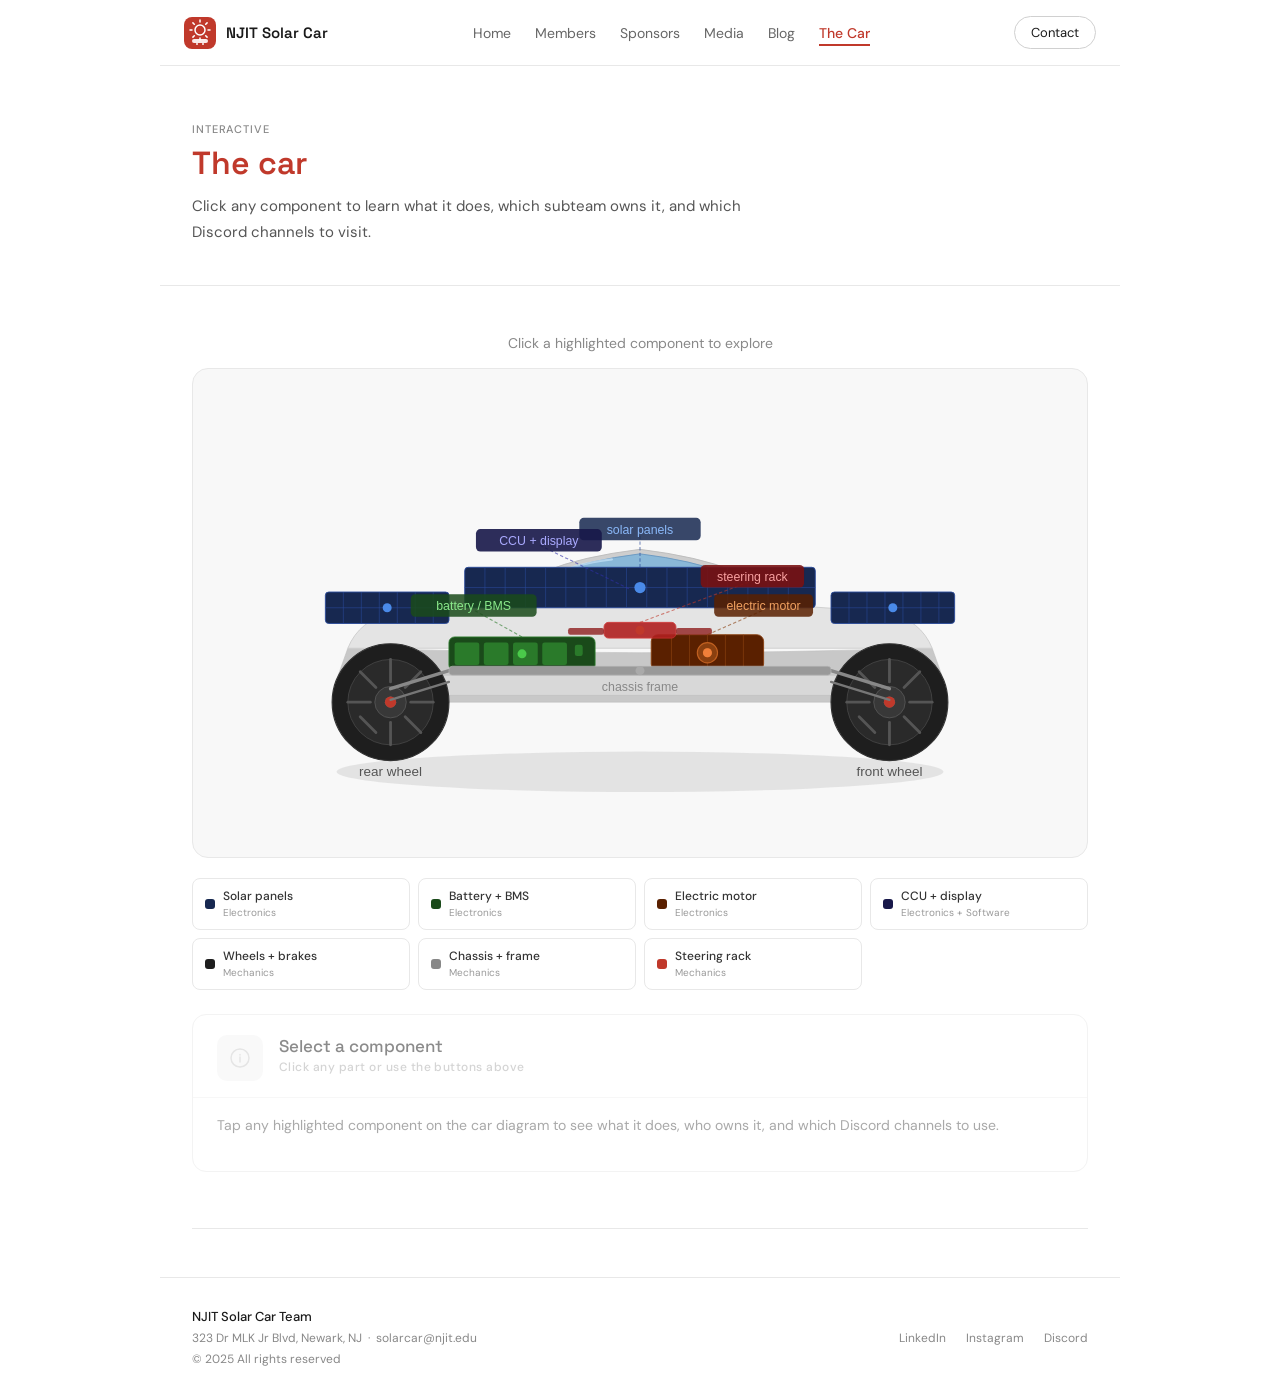
<file: car.html>
<!DOCTYPE html>
<html lang="en">
<head>
  <meta charset="UTF-8" />
  <meta name="viewport" content="width=device-width, initial-scale=1.0" />
  <title>The Car | NJIT Solar Car</title>
  <link rel="stylesheet" href="style.css" />
  <style>
    .car-hint { font-size: 14px; color: #888; text-align: center; margin-bottom: 16px; }

    .car-svg-wrap {
      border: 1px solid #e8e8e8; border-radius: 16px;
      padding: 32px 20px 24px; background: #f8f8f8;
      overflow: hidden; position: relative;
    }

    .part-hit { cursor: pointer; transition: all .18s ease; }
    .part-hit .hit-fill { transition: opacity .18s; }
    .part-hit:hover .hit-fill { opacity: 0.7; }
    .part-hit.dimmed { opacity: 0.2; }
    .part-hit.selected { opacity: 1; }

    @keyframes pulse { 0%,100%{r:4;opacity:.5} 50%{r:6;opacity:1} }
    .pulse-dot { animation: pulse 2s ease-in-out infinite; }

    .info-panel {
      margin-top: 24px;
      border: 1.5px solid #e8e8e8;
      border-radius: 14px;
      background: #fff;
      overflow: hidden;
      transition: border-color .25s, opacity .2s;
    }
    .info-top {
      padding: 20px 24px 16px;
      display: flex; gap: 16px; align-items: flex-start;
      border-bottom: 1px solid #f0f0f0;
    }
    .info-icon {
      width: 46px; height: 46px; border-radius: 10px; flex-shrink: 0;
      display: flex; align-items: center; justify-content: center;
    }
    .info-text { flex: 1; }
    .info-name { font-size: 17px; font-weight: 500; color: #1a1a1a; margin-bottom: 2px; font-family: 'Space Grotesk', sans-serif; }
    .info-team { font-size: 12px; font-weight: 500; letter-spacing: .04em; }
    .info-bottom { padding: 16px 24px 20px; }
    .info-desc { font-size: 14px; color: #555; line-height: 1.7; margin-bottom: 14px; }
    .info-channels-label { font-size: 11px; font-weight: 500; text-transform: uppercase; letter-spacing: .07em; color: #aaa; margin-bottom: 8px; }
    .info-channels { display: flex; flex-wrap: wrap; gap: 7px; }
    .info-channel {
      font-size: 12px; font-weight: 500;
      background: #f5f5f5; color: #444;
      border: 1px solid #e8e8e8;
      border-radius: 6px; padding: 4px 10px;
      font-family: monospace;
      display: flex; align-items: center; gap: 4px;
    }
    .info-channel-hash { color: #C0392B; font-weight: 700; }

    .parts-legend {
      display: grid; grid-template-columns: repeat(4, 1fr); gap: 8px;
      margin-top: 20px;
    }
    .legend-btn {
      border: 1px solid #e8e8e8; border-radius: 8px;
      padding: 10px 12px; background: #fff; cursor: pointer;
      text-align: left; font-family: 'DM Sans', sans-serif;
      transition: border-color .15s, background .15s;
      display: flex; align-items: center; gap: 8px;
    }
    .legend-btn:hover { border-color: #C0392B; background: #FDECEA; }
    .legend-btn.active { border-color: #C0392B; background: #FDECEA; }
    .legend-dot { width: 10px; height: 10px; border-radius: 3px; flex-shrink: 0; }
    .legend-label { font-size: 12px; font-weight: 500; color: #333; line-height: 1.3; }
    .legend-sub { font-size: 10px; color: #999; margin-top: 1px; }

    @media (max-width: 700px) {
      .info-top { flex-direction: column; gap: 10px; }
      .parts-legend { grid-template-columns: repeat(2, 1fr); }
      .car-svg-wrap { padding: 16px 8px 12px; }
    }
  </style>
</head>
<body>
<div class="sc-root">

  <div class="sc-mobile-nav" id="mobileNav">
    <div class="sc-mobile-nav-header">
      <a class="sc-logo" href="index.html">
        <svg width="28" height="28" viewBox="0 0 32 32" fill="none"><rect width="32" height="32" rx="8" fill="#C0392B"/><circle cx="16" cy="13" r="5" fill="none" stroke="#fff" stroke-width="1.5"/><rect x="8" y="22" width="16" height="4" rx="2" fill="#fff" opacity="0.9"/></svg>
        <span class="sc-logo-text">NJIT Solar Car</span>
      </a>
      <button class="sc-mobile-close" onclick="closeMobileNav()">✕</button>
    </div>
    <ul>
      <li><a href="index.html">Home</a></li>
      <li><a href="members.html">Members</a></li>
      <li><a href="sponsors.html">Sponsors</a></li>
      <li><a href="media.html">Media</a></li>
      <li><a href="blog.html">Blog</a></li>
      <li><a href="car.html" class="active">The Car</a></li>
    </ul>
    <div class="sc-mobile-nav-footer"><a href="mailto:solarcar@njit.edu">Contact us</a></div>
  </div>

  <nav class="sc-nav">
    <a class="sc-logo" href="index.html">
      <svg width="32" height="32" viewBox="0 0 32 32" fill="none"><rect width="32" height="32" rx="8" fill="#C0392B"/><circle cx="16" cy="13" r="5" fill="none" stroke="#fff" stroke-width="1.5"/><line x1="16" y1="5" x2="16" y2="3" stroke="#fff" stroke-width="1.5" stroke-linecap="round"/><line x1="16" y1="23" x2="16" y2="21" stroke="#fff" stroke-width="1.5" stroke-linecap="round"/><line x1="8" y1="13" x2="6" y2="13" stroke="#fff" stroke-width="1.5" stroke-linecap="round"/><line x1="26" y1="13" x2="24" y2="13" stroke="#fff" stroke-width="1.5" stroke-linecap="round"/><line x1="10.3" y1="7.3" x2="8.9" y2="5.9" stroke="#fff" stroke-width="1.5" stroke-linecap="round"/><line x1="21.7" y1="18.7" x2="23.1" y2="20.1" stroke="#fff" stroke-width="1.5" stroke-linecap="round"/><line x1="21.7" y1="7.3" x2="23.1" y2="5.9" stroke="#fff" stroke-width="1.5" stroke-linecap="round"/><line x1="10.3" y1="18.7" x2="8.9" y2="20.1" stroke="#fff" stroke-width="1.5" stroke-linecap="round"/><rect x="8" y="22" width="16" height="4" rx="2" fill="#fff" opacity="0.9"/><rect x="12" y="26" width="2" height="2" fill="#fff" opacity="0.7"/><rect x="18" y="26" width="2" height="2" fill="#fff" opacity="0.7"/></svg>
      <span class="sc-logo-text">NJIT Solar Car</span>
    </a>
    <ul class="sc-nav-links">
      <li><a href="index.html">Home</a></li>
      <li><a href="members.html">Members</a></li>
      <li><a href="sponsors.html">Sponsors</a></li>
      <li><a href="media.html">Media</a></li>
      <li><a href="blog.html">Blog</a></li>
      <li><a href="car.html" class="active">The Car</a></li>
    </ul>
    <a href="mailto:solarcar@njit.edu" class="sc-contact-btn">Contact</a>
    <button class="sc-hamburger" onclick="openMobileNav()" aria-label="Open menu"><span></span><span></span><span></span></button>
  </nav>

  <div class="sc-page-header">
    <div class="sc-page-label">Interactive</div>
    <h1>The car</h1>
    <p>Click any component to learn what it does, which subteam owns it, and which Discord channels to visit.</p>
  </div>

  <section class="sc-section">

    <p class="car-hint">Click a highlighted component to explore</p>

    <div class="car-svg-wrap">
      <svg id="carSvg" width="100%" viewBox="0 0 760 380" xmlns="http://www.w3.org/2000/svg">

        <!-- ── SHADOW ── -->
        <ellipse cx="380" cy="330" rx="270" ry="18" fill="#d0d0d0" opacity="0.5"/>

        <!-- ── UNDERBODY / FLOOR ── -->
        <path d="M110 248 Q115 262 148 268 L612 268 Q648 262 650 248 L640 220 Q380 228 120 220 Z" fill="#c8c8c8" stroke="#bbb" stroke-width="0.5"/>

        <!-- ── MAIN BODY ── -->
        <path d="M120 220 Q130 195 160 188 L230 183 Q290 175 380 170 Q470 175 530 183 L600 188 Q630 195 640 220 Z" fill="#e4e4e4" stroke="#ccc" stroke-width="0.8"/>

        <!-- ── SIDE SKIRTS ── -->
        <path d="M148 248 Q148 258 160 262 L600 262 Q612 258 612 248 L600 244 L160 244 Z" fill="#d8d8d8" stroke="#bbb" stroke-width="0.5"/>

        <!-- ── CANOPY BASE ── -->
        <path d="M255 183 Q275 145 380 132 Q485 145 505 183 Z" fill="#cecece" stroke="#bbb" stroke-width="0.8"/>

        <!-- ── CANOPY GLASS ── -->
        <g class="part-hit" id="part-ccu" onclick="selectPart('ccu')">
          <path d="M268 181 Q285 148 380 136 Q475 148 492 181 Z" fill="#8ab8d8" stroke="#6a98c0" stroke-width="0.8"/>
          <!-- glare streak -->
          <path d="M295 158 Q320 145 355 141" fill="none" stroke="#c8e4f8" stroke-width="2" stroke-linecap="round" opacity="0.7"/>
          <path d="M305 168 Q325 158 350 154" fill="none" stroke="#c8e4f8" stroke-width="1.2" stroke-linecap="round" opacity="0.5"/>
          <!-- display glow inside -->
          <ellipse cx="370" cy="167" rx="28" ry="10" fill="#3a5a9a" opacity="0.4"/>
          <circle class="pulse-dot" cx="370" cy="167" r="4" fill="#7878ff"/>
        </g>

        <!-- ── SOLAR PANELS CENTER ── -->
        <g class="part-hit" id="part-solar" onclick="selectPart('solar')">
          <!-- main center panel -->
          <rect x="224" y="148" width="312" height="36" rx="3" fill="#172850" stroke="#2a4a9a" stroke-width="0.8"/>
          <!-- vertical cell lines -->
          <line x1="242" y1="148" x2="242" y2="184" stroke="#2a4a9a" stroke-width="0.5"/>
          <line x1="260" y1="148" x2="260" y2="184" stroke="#2a4a9a" stroke-width="0.5"/>
          <line x1="278" y1="148" x2="278" y2="184" stroke="#2a4a9a" stroke-width="0.5"/>
          <line x1="296" y1="148" x2="296" y2="184" stroke="#2a4a9a" stroke-width="0.5"/>
          <line x1="314" y1="148" x2="314" y2="184" stroke="#2a4a9a" stroke-width="0.5"/>
          <line x1="332" y1="148" x2="332" y2="184" stroke="#2a4a9a" stroke-width="0.5"/>
          <line x1="350" y1="148" x2="350" y2="184" stroke="#2a4a9a" stroke-width="0.5"/>
          <line x1="368" y1="148" x2="368" y2="184" stroke="#2a4a9a" stroke-width="0.5"/>
          <line x1="386" y1="148" x2="386" y2="184" stroke="#2a4a9a" stroke-width="0.5"/>
          <line x1="404" y1="148" x2="404" y2="184" stroke="#2a4a9a" stroke-width="0.5"/>
          <line x1="422" y1="148" x2="422" y2="184" stroke="#2a4a9a" stroke-width="0.5"/>
          <line x1="440" y1="148" x2="440" y2="184" stroke="#2a4a9a" stroke-width="0.5"/>
          <line x1="458" y1="148" x2="458" y2="184" stroke="#2a4a9a" stroke-width="0.5"/>
          <line x1="476" y1="148" x2="476" y2="184" stroke="#2a4a9a" stroke-width="0.5"/>
          <line x1="494" y1="148" x2="494" y2="184" stroke="#2a4a9a" stroke-width="0.5"/>
          <line x1="512" y1="148" x2="512" y2="184" stroke="#2a4a9a" stroke-width="0.5"/>
          <!-- horizontal midline -->
          <line x1="224" y1="166" x2="536" y2="166" stroke="#2a4a9a" stroke-width="0.5"/>
          <!-- left wing panel -->
          <rect x="100" y="170" width="110" height="28" rx="3" fill="#172850" stroke="#2a4a9a" stroke-width="0.8"/>
          <line x1="116" y1="170" x2="116" y2="198" stroke="#2a4a9a" stroke-width="0.5"/>
          <line x1="132" y1="170" x2="132" y2="198" stroke="#2a4a9a" stroke-width="0.5"/>
          <line x1="148" y1="170" x2="148" y2="198" stroke="#2a4a9a" stroke-width="0.5"/>
          <line x1="164" y1="170" x2="164" y2="198" stroke="#2a4a9a" stroke-width="0.5"/>
          <line x1="180" y1="170" x2="180" y2="198" stroke="#2a4a9a" stroke-width="0.5"/>
          <line x1="196" y1="170" x2="196" y2="198" stroke="#2a4a9a" stroke-width="0.5"/>
          <line x1="100" y1="184" x2="210" y2="184" stroke="#2a4a9a" stroke-width="0.5"/>
          <!-- right wing panel -->
          <rect x="550" y="170" width="110" height="28" rx="3" fill="#172850" stroke="#2a4a9a" stroke-width="0.8"/>
          <line x1="566" y1="170" x2="566" y2="198" stroke="#2a4a9a" stroke-width="0.5"/>
          <line x1="582" y1="170" x2="582" y2="198" stroke="#2a4a9a" stroke-width="0.5"/>
          <line x1="598" y1="170" x2="598" y2="198" stroke="#2a4a9a" stroke-width="0.5"/>
          <line x1="614" y1="170" x2="614" y2="198" stroke="#2a4a9a" stroke-width="0.5"/>
          <line x1="630" y1="170" x2="630" y2="198" stroke="#2a4a9a" stroke-width="0.5"/>
          <line x1="646" y1="170" x2="646" y2="198" stroke="#2a4a9a" stroke-width="0.5"/>
          <line x1="550" y1="184" x2="660" y2="184" stroke="#2a4a9a" stroke-width="0.5"/>
          <!-- pulse dot -->
          <circle class="pulse-dot" cx="380" cy="166" r="5" fill="#4a8ae8"/>
          <circle class="pulse-dot" cx="155" cy="184" r="4" fill="#4a8ae8" style="animation-delay:.4s"/>
          <circle class="pulse-dot" cx="605" cy="184" r="4" fill="#4a8ae8" style="animation-delay:.8s"/>
        </g>

        <!-- ── BATTERY ── -->
        <g class="part-hit" id="part-battery" onclick="selectPart('battery')">
          <rect x="210" y="210" width="130" height="30" rx="5" fill="#1a4a1a" stroke="#2a7a2a" stroke-width="0.8"/>
          <!-- cells -->
          <rect x="215" y="215" width="22" height="20" rx="2" fill="#2a7a2a"/>
          <rect x="241" y="215" width="22" height="20" rx="2" fill="#2a7a2a"/>
          <rect x="267" y="215" width="22" height="20" rx="2" fill="#2a7a2a"/>
          <rect x="293" y="215" width="22" height="20" rx="2" fill="#2a7a2a"/>
          <rect x="322" y="217" width="7" height="10" rx="2" fill="#2a7a2a"/>
          <circle class="pulse-dot" cx="275" cy="225" r="4" fill="#4aca4a"/>
        </g>

        <!-- ── MOTOR ── -->
        <g class="part-hit" id="part-motor" onclick="selectPart('motor')">
          <rect x="390" y="208" width="100" height="32" rx="6" fill="#5a2000" stroke="#8a4010" stroke-width="0.8"/>
          <!-- coil lines -->
          <line x1="408" y1="208" x2="408" y2="240" stroke="#8a4010" stroke-width="0.6"/>
          <line x1="424" y1="208" x2="424" y2="240" stroke="#8a4010" stroke-width="0.6"/>
          <line x1="440" y1="208" x2="440" y2="240" stroke="#8a4010" stroke-width="0.6"/>
          <line x1="456" y1="208" x2="456" y2="240" stroke="#8a4010" stroke-width="0.6"/>
          <line x1="472" y1="208" x2="472" y2="240" stroke="#8a4010" stroke-width="0.6"/>
          <!-- rotor circle -->
          <circle cx="440" cy="224" r="9" fill="#8a4010" stroke="#c06020" stroke-width="1"/>
          <circle cx="440" cy="224" r="4" fill="#c06020"/>
          <circle class="pulse-dot" cx="440" cy="224" r="4" fill="#f0803a"/>
        </g>

        <!-- ── STEERING ── -->
        <g class="part-hit" id="part-steering" onclick="selectPart('steering')">
          <!-- steering column -->
          <rect x="348" y="197" width="64" height="14" rx="4" fill="#b02020" stroke="#d03030" stroke-width="0.8" opacity="0.9"/>
          <!-- steering rack ends -->
          <rect x="316" y="202" width="32" height="6" rx="2" fill="#902020" opacity="0.8"/>
          <rect x="412" y="202" width="32" height="6" rx="2" fill="#902020" opacity="0.8"/>
          <circle class="pulse-dot" cx="380" cy="204" r="4" fill="#C0392B"/>
        </g>

        <!-- ── REAR WHEEL ── -->
        <g class="part-hit" id="part-wheels" onclick="selectPart('wheels')">
          <!-- rear wheel -->
          <circle cx="158" cy="268" r="52" fill="#1e1e1e" stroke="#333" stroke-width="1"/>
          <circle cx="158" cy="268" r="38" fill="#2a2a2a" stroke="#444" stroke-width="0.8"/>
          <!-- spokes -->
          <line x1="158" y1="230" x2="158" y2="250" stroke="#555" stroke-width="2.5" stroke-linecap="round"/>
          <line x1="158" y1="286" x2="158" y2="306" stroke="#555" stroke-width="2.5" stroke-linecap="round"/>
          <line x1="120" y1="268" x2="140" y2="268" stroke="#555" stroke-width="2.5" stroke-linecap="round"/>
          <line x1="176" y1="268" x2="196" y2="268" stroke="#555" stroke-width="2.5" stroke-linecap="round"/>
          <line x1="131" y1="241" x2="145" y2="255" stroke="#555" stroke-width="2.5" stroke-linecap="round"/>
          <line x1="171" y1="281" x2="185" y2="295" stroke="#555" stroke-width="2.5" stroke-linecap="round"/>
          <line x1="185" y1="241" x2="171" y2="255" stroke="#555" stroke-width="2.5" stroke-linecap="round"/>
          <line x1="131" y1="281" x2="145" y2="295" stroke="#555" stroke-width="2.5" stroke-linecap="round"/>
          <circle cx="158" cy="268" r="14" fill="#383838" stroke="#555" stroke-width="0.8"/>
          <circle cx="158" cy="268" r="5" fill="#666"/>
          <!-- front wheel -->
          <circle cx="602" cy="268" r="52" fill="#1e1e1e" stroke="#333" stroke-width="1"/>
          <circle cx="602" cy="268" r="38" fill="#2a2a2a" stroke="#444" stroke-width="0.8"/>
          <line x1="602" y1="230" x2="602" y2="250" stroke="#555" stroke-width="2.5" stroke-linecap="round"/>
          <line x1="602" y1="286" x2="602" y2="306" stroke="#555" stroke-width="2.5" stroke-linecap="round"/>
          <line x1="564" y1="268" x2="584" y2="268" stroke="#555" stroke-width="2.5" stroke-linecap="round"/>
          <line x1="620" y1="268" x2="640" y2="268" stroke="#555" stroke-width="2.5" stroke-linecap="round"/>
          <line x1="575" y1="241" x2="589" y2="255" stroke="#555" stroke-width="2.5" stroke-linecap="round"/>
          <line x1="615" y1="281" x2="629" y2="295" stroke="#555" stroke-width="2.5" stroke-linecap="round"/>
          <line x1="629" y1="241" x2="615" y2="255" stroke="#555" stroke-width="2.5" stroke-linecap="round"/>
          <line x1="575" y1="281" x2="589" y2="295" stroke="#555" stroke-width="2.5" stroke-linecap="round"/>
          <circle cx="602" cy="268" r="14" fill="#383838" stroke="#555" stroke-width="0.8"/>
          <circle cx="602" cy="268" r="5" fill="#666"/>
          <!-- pulse dots -->
          <circle class="pulse-dot" cx="158" cy="268" r="5" fill="#C0392B"/>
          <circle class="pulse-dot" cx="602" cy="268" r="5" fill="#C0392B" style="animation-delay:.5s"/>
        </g>

        <!-- ── CHASSIS ── -->
        <g class="part-hit" id="part-chassis" onclick="selectPart('chassis')">
          <!-- axle / suspension arms -->
          <line x1="210" y1="240" x2="158" y2="256" stroke="#888" stroke-width="3" stroke-linecap="round"/>
          <line x1="210" y1="250" x2="158" y2="266" stroke="#777" stroke-width="2" stroke-linecap="round"/>
          <line x1="550" y1="240" x2="602" y2="256" stroke="#888" stroke-width="3" stroke-linecap="round"/>
          <line x1="550" y1="250" x2="602" y2="266" stroke="#777" stroke-width="2" stroke-linecap="round"/>
          <!-- subframe bar -->
          <rect x="210" y="236" width="340" height="8" rx="3" fill="#999" stroke="#bbb" stroke-width="0.5"/>
          <circle class="pulse-dot" cx="380" cy="240" r="4" fill="#aaa"/>
        </g>

        <!-- ── CALLOUT LABELS with leader lines ── -->
        <!-- Solar label top -->
        <line x1="380" y1="148" x2="380" y2="118" stroke="#2a4a9a" stroke-width="1" stroke-dasharray="3,2" opacity="0.6"/>
        <rect x="326" y="104" width="108" height="20" rx="4" fill="#172850" opacity="0.85"/>
        <text x="380" y="118" text-anchor="middle" font-size="11" fill="#8ab8f8" font-family="sans-serif" font-weight="500">solar panels</text>

        <!-- Battery label -->
        <line x1="275" y1="210" x2="232" y2="186" stroke="#2a7a2a" stroke-width="1" stroke-dasharray="3,2" opacity="0.6"/>
        <rect x="176" y="172" width="112" height="20" rx="4" fill="#1a4a1a" opacity="0.85"/>
        <text x="232" y="186" text-anchor="middle" font-size="11" fill="#8ae88a" font-family="sans-serif" font-weight="500">battery / BMS</text>

        <!-- Motor label -->
        <line x1="440" y1="208" x2="490" y2="186" stroke="#8a4010" stroke-width="1" stroke-dasharray="3,2" opacity="0.6"/>
        <rect x="446" y="172" width="88" height="20" rx="4" fill="#5a2000" opacity="0.85"/>
        <text x="490" y="186" text-anchor="middle" font-size="11" fill="#f0a060" font-family="sans-serif" font-weight="500">electric motor</text>

        <!-- CCU label -->
        <line x1="370" y1="167" x2="290" y2="128" stroke="#3030aa" stroke-width="1" stroke-dasharray="3,2" opacity="0.6"/>
        <rect x="234" y="114" width="112" height="20" rx="4" fill="#18184a" opacity="0.9"/>
        <text x="290" y="128" text-anchor="middle" font-size="11" fill="#aaaaff" font-family="sans-serif" font-weight="500">CCU + display</text>

        <!-- Steering label -->
        <line x1="380" y1="197" x2="480" y2="160" stroke="#C0392B" stroke-width="1" stroke-dasharray="3,2" opacity="0.6"/>
        <rect x="434" y="146" width="92" height="20" rx="4" fill="#7a1010" opacity="0.88"/>
        <text x="480" y="160" text-anchor="middle" font-size="11" fill="#f8a0a0" font-family="sans-serif" font-weight="500">steering rack</text>

        <!-- Wheel labels -->
        <text x="158" y="334" text-anchor="middle" font-size="12" fill="#555" font-family="sans-serif">rear wheel</text>
        <text x="602" y="334" text-anchor="middle" font-size="12" fill="#555" font-family="sans-serif">front wheel</text>

        <!-- Chassis label -->
        <text x="380" y="258" text-anchor="middle" font-size="11" fill="#888" font-family="sans-serif">chassis frame</text>

      </svg>
    </div>

    <!-- LEGEND -->
    <div class="parts-legend">
      <button class="legend-btn" onclick="selectPart('solar')">
        <div class="legend-dot" style="background:#172850;"></div>
        <div><div class="legend-label">Solar panels</div><div class="legend-sub">Electronics</div></div>
      </button>
      <button class="legend-btn" onclick="selectPart('battery')">
        <div class="legend-dot" style="background:#1a4a1a;"></div>
        <div><div class="legend-label">Battery + BMS</div><div class="legend-sub">Electronics</div></div>
      </button>
      <button class="legend-btn" onclick="selectPart('motor')">
        <div class="legend-dot" style="background:#5a2000;"></div>
        <div><div class="legend-label">Electric motor</div><div class="legend-sub">Electronics</div></div>
      </button>
      <button class="legend-btn" onclick="selectPart('ccu')">
        <div class="legend-dot" style="background:#18184a;"></div>
        <div><div class="legend-label">CCU + display</div><div class="legend-sub">Electronics + Software</div></div>
      </button>
      <button class="legend-btn" onclick="selectPart('wheels')">
        <div class="legend-dot" style="background:#1e1e1e;"></div>
        <div><div class="legend-label">Wheels + brakes</div><div class="legend-sub">Mechanics</div></div>
      </button>
      <button class="legend-btn" onclick="selectPart('chassis')">
        <div class="legend-dot" style="background:#888;"></div>
        <div><div class="legend-label">Chassis + frame</div><div class="legend-sub">Mechanics</div></div>
      </button>
      <button class="legend-btn" onclick="selectPart('steering')">
        <div class="legend-dot" style="background:#C0392B;"></div>
        <div><div class="legend-label">Steering rack</div><div class="legend-sub">Mechanics</div></div>
      </button>
    </div>

    <!-- INFO PANEL -->
    <div class="info-panel" id="infoPanel" style="opacity:0.5;">
      <div class="info-top" id="infoTop">
        <div class="info-icon" style="background:#f5f5f5;">
          <svg width="24" height="24" viewBox="0 0 24 24" fill="none"><circle cx="12" cy="12" r="9" stroke="#ccc" stroke-width="1.5"/><path d="M12 11v5M12 8.5v.5" stroke="#ccc" stroke-width="1.5" stroke-linecap="round"/></svg>
        </div>
        <div class="info-text">
          <div class="info-name">Select a component</div>
          <div class="info-team" style="color:#aaa;">Click any part or use the buttons above</div>
        </div>
      </div>
      <div class="info-bottom" id="infoBottom">
        <div class="info-desc">Tap any highlighted component on the car diagram to see what it does, who owns it, and which Discord channels to use.</div>
      </div>
    </div>

  </section>

  <div class="sc-divider"></div>

  <footer class="sc-footer">
    <div class="sc-footer-left">
      <strong>NJIT Solar Car Team</strong><br>
      323 Dr MLK Jr Blvd, Newark, NJ &nbsp;·&nbsp; solarcar@njit.edu<br>
      © 2025 All rights reserved
    </div>
    <div class="sc-footer-links">
      <a href="https://www.linkedin.com/in/njitsolarcarclub/" target="_blank">LinkedIn</a>
      <a href="https://www.instagram.com/njitsolarcar/" target="_blank">Instagram</a>
      <a href="https://tinyurl.com/njitsolar" target="_blank">Discord</a>
    </div>
  </footer>

</div>

<script>
  function openMobileNav() { document.getElementById('mobileNav').classList.add('open'); document.body.style.overflow = 'hidden'; }
  function closeMobileNav() { document.getElementById('mobileNav').classList.remove('open'); document.body.style.overflow = ''; }

  const parts = {
    solar: {
      name: "Solar panels",
      team: "Electronics Team",
      teamColor: "#185FA5",
      iconBg: "#E6F1FB",
      icon: `<svg width="24" height="24" viewBox="0 0 24 24" fill="none"><rect x="2" y="4" width="20" height="16" rx="2" stroke="#185FA5" stroke-width="1.5"/><line x1="9" y1="4" x2="9" y2="20" stroke="#185FA5" stroke-width="1.2"/><line x1="15" y1="4" x2="15" y2="20" stroke="#185FA5" stroke-width="1.2"/><line x1="2" y1="12" x2="22" y2="12" stroke="#185FA5" stroke-width="1.2"/></svg>`,
      desc: "Monocrystalline photovoltaic panels covering the car's entire upper surface — center deck and side wings. The electronics team handles MPPT controller wiring, panel layout optimization, and real-time power output monitoring during competition.",
      channels: ["electronics-team-chat", "pdn-and-ccu"]
    },
    battery: {
      name: "Battery pack + BMS",
      team: "Electronics Team",
      teamColor: "#185FA5",
      iconBg: "#E6F1FB",
      icon: `<svg width="24" height="24" viewBox="0 0 24 24" fill="none"><rect x="2" y="7" width="18" height="10" rx="2" stroke="#185FA5" stroke-width="1.5"/><path d="M20 10v4" stroke="#185FA5" stroke-width="2" stroke-linecap="round"/><line x1="8" y1="7" x2="8" y2="17" stroke="#185FA5" stroke-width="1.2"/><line x1="14" y1="7" x2="14" y2="17" stroke="#185FA5" stroke-width="1.2"/></svg>`,
      desc: "Lithium cell packs with an active Battery Management System monitoring charge state, temperature across all cells, and balancing. The FSS (Fault Safety System) also lives here — critical for passing tech inspection at competition.",
      channels: ["bmu-and-fss", "electronics-team-chat"]
    },
    motor: {
      name: "Electric motor",
      team: "Electronics Team",
      teamColor: "#185FA5",
      iconBg: "#E6F1FB",
      icon: `<svg width="24" height="24" viewBox="0 0 24 24" fill="none"><circle cx="12" cy="12" r="9" stroke="#185FA5" stroke-width="1.5"/><circle cx="12" cy="12" r="4" stroke="#185FA5" stroke-width="1.5"/><line x1="12" y1="3" x2="12" y2="1" stroke="#185FA5" stroke-width="1.5" stroke-linecap="round"/></svg>`,
      desc: "Brushless DC hub motor converting electrical energy to torque at the rear wheel. Electronics team manages the motor controller firmware, power delivery curves from the battery pack, regenerative braking logic, and thermal monitoring.",
      channels: ["pdn-and-ccu", "electronics-team-chat"]
    },
    ccu: {
      name: "Central control unit + display",
      team: "Electronics + Software",
      teamColor: "#534AB7",
      iconBg: "#EEEDFE",
      icon: `<svg width="24" height="24" viewBox="0 0 24 24" fill="none"><rect x="3" y="5" width="18" height="14" rx="2" stroke="#534AB7" stroke-width="1.5"/><path d="M7 11h10M7 15h6" stroke="#534AB7" stroke-width="1.3" stroke-linecap="round"/></svg>`,
      desc: "The brain of the car. The CCU reads all sensor inputs, manages system states, enforces safety interlocks, and drives the driver-facing dashboard display. Electronics owns the hardware design; software writes all embedded firmware and display logic.",
      channels: ["pdn-and-ccu", "embedded-display-and-autonomy", "electronics-team-chat"]
    },
    wheels: {
      name: "Wheels + brakes",
      team: "Mechanics Team",
      teamColor: "#854F0B",
      iconBg: "#FAEEDA",
      icon: `<svg width="24" height="24" viewBox="0 0 24 24" fill="none"><circle cx="12" cy="12" r="9" stroke="#854F0B" stroke-width="1.5"/><circle cx="12" cy="12" r="4" stroke="#854F0B" stroke-width="1.5"/><line x1="12" y1="3" x2="12" y2="8" stroke="#854F0B" stroke-width="1.5" stroke-linecap="round"/><line x1="12" y1="16" x2="12" y2="21" stroke="#854F0B" stroke-width="1.5" stroke-linecap="round"/></svg>`,
      desc: "Custom wheel hubs, caliper disc brakes, and suspension geometry tuned for stability and minimal rolling resistance across long race stages. The mechanics team manages tolerances, material selection, brake bias, and full structural stress testing.",
      channels: ["wheels-and-brakes-team", "mechanics-team-chat"]
    },
    chassis: {
      name: "Chassis + body",
      team: "Mechanics Team",
      teamColor: "#854F0B",
      iconBg: "#FAEEDA",
      icon: `<svg width="24" height="24" viewBox="0 0 24 24" fill="none"><path d="M3 17 Q4 9 12 7 Q20 9 21 17 Z" stroke="#854F0B" stroke-width="1.5" fill="none"/><line x1="3" y1="17" x2="21" y2="17" stroke="#854F0B" stroke-width="1.5" stroke-linecap="round"/></svg>`,
      desc: "Carbon fiber and aluminum monocoque chassis with aerodynamic composite body panels. Mechanics team handles all CAD, mold making, composite fiber layup, chemical curing, materials procurement, and structural integrity testing before competition.",
      channels: ["chassis-team", "lightweight-composite-body", "mechanics-team-chat"]
    },
    steering: {
      name: "Steering + suspension",
      team: "Mechanics Team",
      teamColor: "#854F0B",
      iconBg: "#FAEEDA",
      icon: `<svg width="24" height="24" viewBox="0 0 24 24" fill="none"><circle cx="12" cy="12" r="9" stroke="#854F0B" stroke-width="1.5"/><line x1="12" y1="3" x2="12" y2="12" stroke="#854F0B" stroke-width="1.5" stroke-linecap="round"/><line x1="5" y1="17" x2="12" y2="12" stroke="#854F0B" stroke-width="1.3" stroke-linecap="round"/><line x1="19" y1="17" x2="12" y2="12" stroke="#854F0B" stroke-width="1.3" stroke-linecap="round"/></svg>`,
      desc: "Rack-and-pinion steering with tuned suspension geometry — camber, toe, and caster angles dialed for both circuit handling and long-distance endurance events. The mechanics team runs FEA simulations and physical load tests on every joint.",
      channels: ["steering-and-suspension-team", "mechanics-team-chat"]
    }
  };

  let active = null;

  function selectPart(id) {
    active = id;
    const allParts = document.querySelectorAll('.part-hit');
    allParts.forEach(el => {
      if (el.id === 'part-' + id) {
        el.classList.remove('dimmed');
        el.classList.add('selected');
      } else {
        el.classList.add('dimmed');
        el.classList.remove('selected');
      }
    });

    document.querySelectorAll('.legend-btn').forEach(el => el.classList.remove('active'));
    const btn = document.querySelector(`.legend-btn[onclick="selectPart('${id}')"]`);
    if (btn) btn.classList.add('active');

    const p = parts[id];
    const panel = document.getElementById('infoPanel');

    panel.style.opacity = '1';
    panel.style.borderColor = p.teamColor;

    document.getElementById('infoTop').innerHTML = `
      <div class="info-icon" style="background:${p.iconBg}">${p.icon}</div>
      <div class="info-text">
        <div class="info-name">${p.name}</div>
        <div class="info-team" style="color:${p.teamColor}">${p.team}</div>
      </div>
    `;

    document.getElementById('infoBottom').innerHTML = `
      <div class="info-desc">${p.desc}</div>
      <div class="info-channels-label">Discord channels</div>
      <div class="info-channels">
        ${p.channels.map(c => `<span class="info-channel"><span class="info-channel-hash">#</span>${c}</span>`).join('')}
      </div>
    `;

    panel.scrollIntoView({ behavior: 'smooth', block: 'nearest' });
  }
</script>
</body>
</html>
</file>
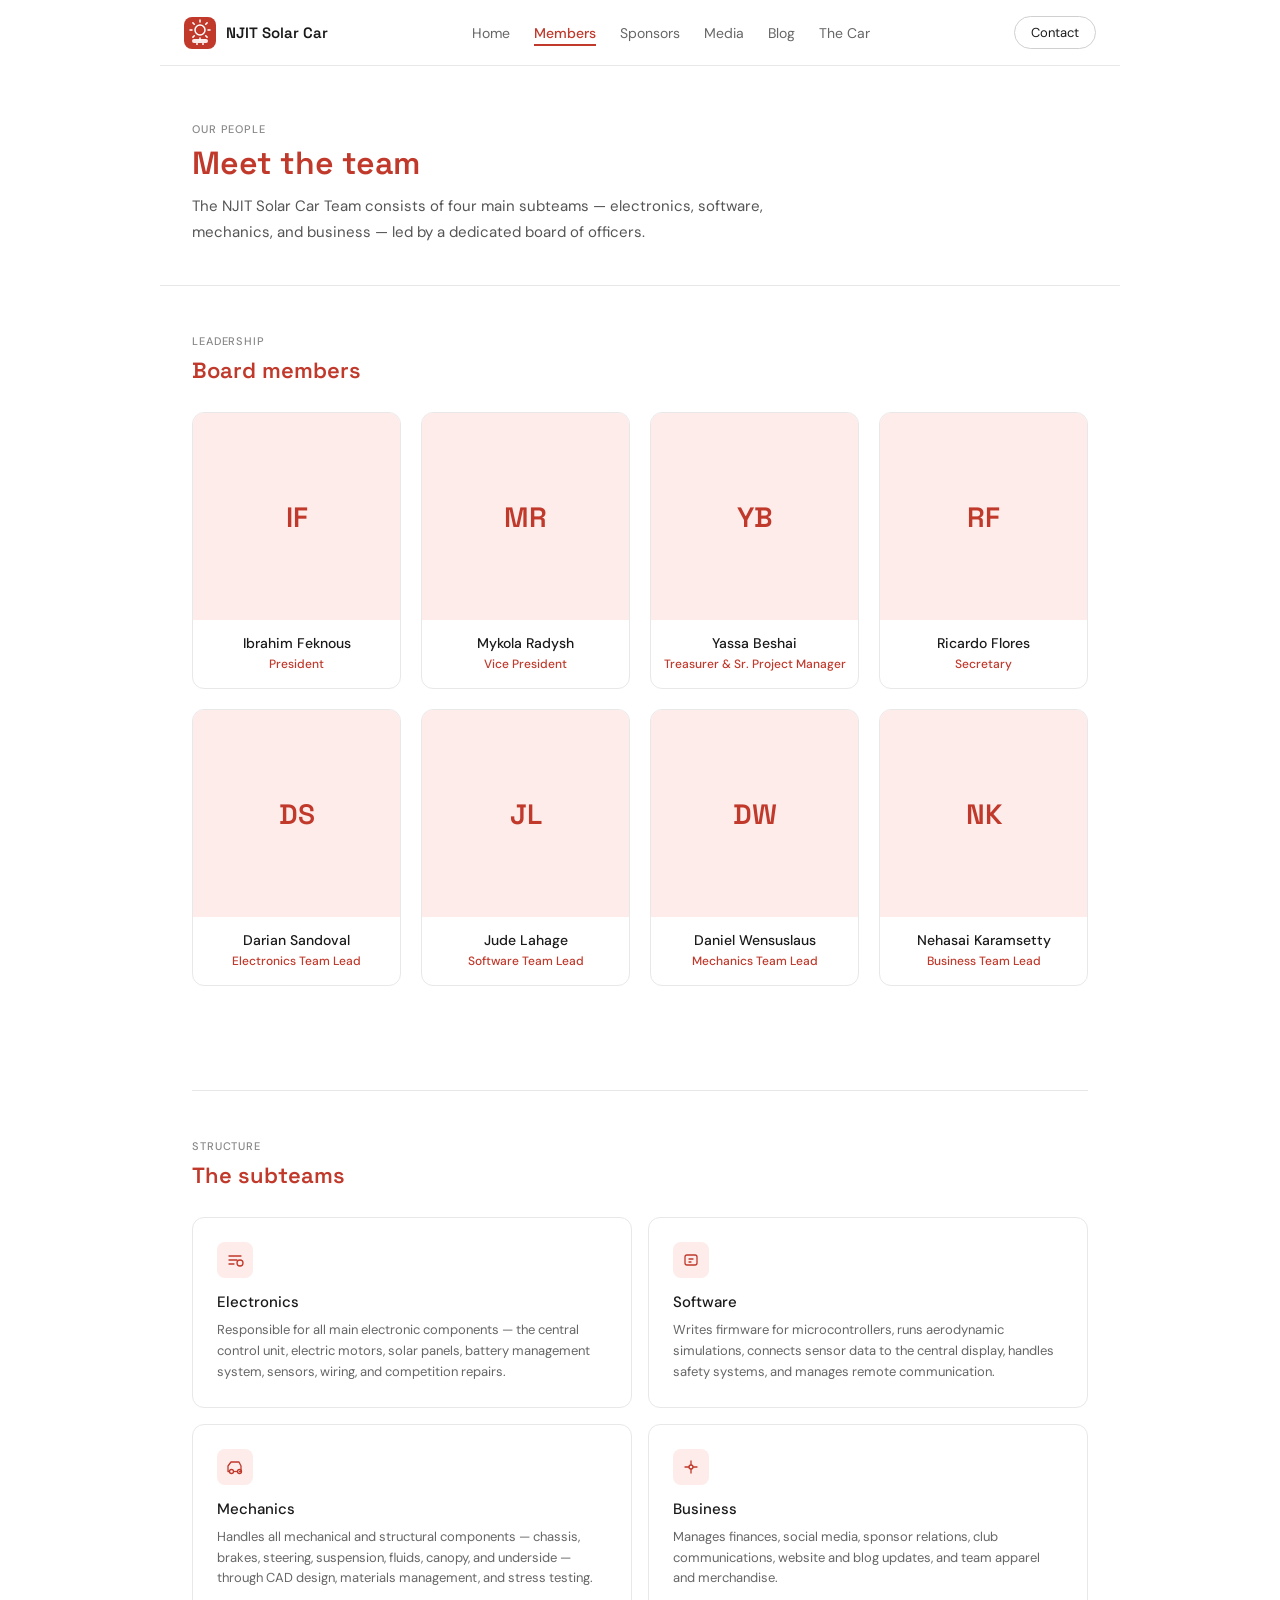
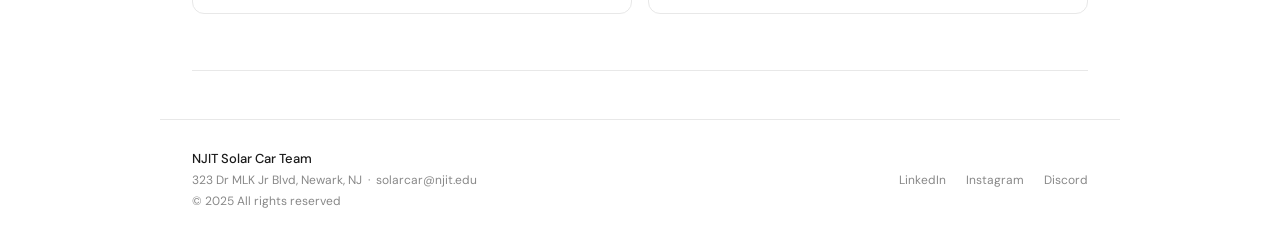
<file: members.html>
<!DOCTYPE html>
<html lang="en">
<head>
  <meta charset="UTF-8" />
  <meta name="viewport" content="width=device-width, initial-scale=1.0" />
  <title>Members | NJIT Solar Car</title>
  <link rel="stylesheet" href="style.css" />
  <style>
    .sc-board-grid { display: grid; grid-template-columns: repeat(4, 1fr); gap: 20px; margin-bottom: 48px; }
    .sc-member-card { border: 1px solid #e8e8e8; border-radius: 12px; overflow: hidden; background: #fff; text-align: center; }
    .sc-member-photo { width: 100%; aspect-ratio: 1; overflow: hidden; background: #f5f5f5; }
    .sc-member-photo img { width: 100%; height: 100%; object-fit: cover; object-position: center top; display: block; }
    .sc-member-photo-placeholder { width: 100%; height: 100%; display: flex; align-items: center; justify-content: center; background: var(--red-light); }
    .sc-member-photo-placeholder span { font-family: 'Space Grotesk', sans-serif; font-size: 28px; font-weight: 600; color: var(--red); }
    .sc-member-info { padding: 14px 12px 16px; }
    .sc-member-info h3 { font-size: 14px; font-weight: 500; margin-bottom: 4px; }
    .sc-member-info p { font-size: 12px; color: var(--red); font-weight: 500; }
    .sc-subteams { display: grid; grid-template-columns: 1fr 1fr; gap: 16px; }
    .sc-subteam-card { border: 1px solid #e8e8e8; border-radius: 12px; padding: 24px; background: #fff; }
    .sc-subteam-icon { width: 36px; height: 36px; border-radius: 8px; display: flex; align-items: center; justify-content: center; margin-bottom: 14px; background: var(--red-light); }
    .sc-subteam-card h3 { font-size: 15px; font-weight: 500; margin-bottom: 8px; }
    .sc-subteam-card p { font-size: 13px; line-height: 1.6; color: #666; }
    @media (max-width: 700px) {
      .sc-board-grid { grid-template-columns: repeat(2, 1fr); gap: 14px; }
      .sc-member-info h3 { font-size: 13px; }
      .sc-member-info p { font-size: 11px; }
      .sc-subteams { grid-template-columns: 1fr; }
    }
  </style>
</head>
<body>
<div class="sc-root">

  <div class="sc-mobile-nav" id="mobileNav">
    <div class="sc-mobile-nav-header">
      <a class="sc-logo" href="index.html">
        <svg width="28" height="28" viewBox="0 0 32 32" fill="none"><rect width="32" height="32" rx="8" fill="#C0392B"/><circle cx="16" cy="13" r="5" fill="none" stroke="#fff" stroke-width="1.5"/><rect x="8" y="22" width="16" height="4" rx="2" fill="#fff" opacity="0.9"/></svg>
        <span class="sc-logo-text">NJIT Solar Car</span>
      </a>
      <button class="sc-mobile-close" onclick="closeMobileNav()">✕</button>
    </div>
    <ul>
      <li><a href="index.html">Home</a></li>
      <li><a href="members.html" class="active">Members</a></li>
      <li><a href="sponsors.html">Sponsors</a></li>
      <li><a href="media.html">Media</a></li>
      <li><a href="blog.html">Blog</a></li>
      <li><a href="car.html">The Car</a></li>
    </ul>
    <div class="sc-mobile-nav-footer"><a href="mailto:solarcar@njit.edu">Contact us</a></div>
  </div>

  <nav class="sc-nav">
    <a class="sc-logo" href="index.html">
      <svg width="32" height="32" viewBox="0 0 32 32" fill="none"><rect width="32" height="32" rx="8" fill="#C0392B"/><circle cx="16" cy="13" r="5" fill="none" stroke="#fff" stroke-width="1.5"/><line x1="16" y1="5" x2="16" y2="3" stroke="#fff" stroke-width="1.5" stroke-linecap="round"/><line x1="16" y1="23" x2="16" y2="21" stroke="#fff" stroke-width="1.5" stroke-linecap="round"/><line x1="8" y1="13" x2="6" y2="13" stroke="#fff" stroke-width="1.5" stroke-linecap="round"/><line x1="26" y1="13" x2="24" y2="13" stroke="#fff" stroke-width="1.5" stroke-linecap="round"/><line x1="10.3" y1="7.3" x2="8.9" y2="5.9" stroke="#fff" stroke-width="1.5" stroke-linecap="round"/><line x1="21.7" y1="18.7" x2="23.1" y2="20.1" stroke="#fff" stroke-width="1.5" stroke-linecap="round"/><line x1="21.7" y1="7.3" x2="23.1" y2="5.9" stroke="#fff" stroke-width="1.5" stroke-linecap="round"/><line x1="10.3" y1="18.7" x2="8.9" y2="20.1" stroke="#fff" stroke-width="1.5" stroke-linecap="round"/><rect x="8" y="22" width="16" height="4" rx="2" fill="#fff" opacity="0.9"/><rect x="12" y="26" width="2" height="2" fill="#fff" opacity="0.7"/><rect x="18" y="26" width="2" height="2" fill="#fff" opacity="0.7"/></svg>
      <span class="sc-logo-text">NJIT Solar Car</span>
    </a>
    <ul class="sc-nav-links">
      <li><a href="index.html">Home</a></li>
      <li><a href="members.html" class="active">Members</a></li>
      <li><a href="sponsors.html">Sponsors</a></li>
      <li><a href="media.html">Media</a></li>
      <li><a href="blog.html">Blog</a></li>
      <li><a href="car.html">The Car</a></li>
    </ul>
    <a href="mailto:solarcar@njit.edu" class="sc-contact-btn">Contact</a>
    <button class="sc-hamburger" onclick="openMobileNav()" aria-label="Open menu"><span></span><span></span><span></span></button>
  </nav>

  <div class="sc-page-header">
    <div class="sc-page-label">Our people</div>
    <h1>Meet the team</h1>
    <p>The NJIT Solar Car Team consists of four main subteams — electronics, software, mechanics, and business — led by a dedicated board of officers.</p>
  </div>

  <section class="sc-section">
    <div class="sc-section-label">Leadership</div>
    <h2>Board members</h2>
    <div class="sc-board-grid">
      <div class="sc-member-card">
    <div class="sc-member-photo">
      <a href="https://www.linkedin.com/in/ibrahim-feknous" target="_blank">
        <img src="https://static.wixstatic.com/media/32beca_efe445620beb41d0a2a25376d47bd88e~mv2.jpeg"
             alt="Ibrahim Feknous"
             onerror="this.closest('.sc-member-photo').innerHTML='<div class=\'sc-member-photo-placeholder\'><span>IF</span></div>'">
      </a>
    </div>
    <div class="sc-member-info">
      <h3>Ibrahim Feknous</h3>
      <p>President</p>
    </div>
  </div>

  <div class="sc-member-card">
    <div class="sc-member-photo">
      <a href="https://www.linkedin.com/in/michael-radysh-26720b263/" target="_blank">
        <img src="https://static.wixstatic.com/media/32beca_578aa1d7b6784022bc022474a59178e0~mv2.jpeg"
             alt="Mykola Radysh"
             onerror="this.closest('.sc-member-photo').innerHTML='<div class=\'sc-member-photo-placeholder\'><span>MR</span></div>'">
      </a>
    </div>
    <div class="sc-member-info">
      <h3>Mykola Radysh</h3>
      <p>Vice President</p>
    </div>
  </div>

  <div class="sc-member-card">
    <div class="sc-member-photo">
      <a href="https://www.linkedin.com/in/yassa-beshai" target="_blank">
        <img src="https://static.wixstatic.com/media/32beca_baa755a0f33e4535b7b0dd5a11586980~mv2.jpeg"
             alt="Yassa Beshai"
             onerror="this.closest('.sc-member-photo').innerHTML='<div class=\'sc-member-photo-placeholder\'><span>YB</span></div>'">
      </a>
    </div>
    <div class="sc-member-info">
      <h3>Yassa Beshai</h3>
      <p>Treasurer & Sr. Project Manager</p>
    </div>
  </div>

  <div class="sc-member-card">
    <div class="sc-member-photo">
      <a href="https://www.linkedin.com/in/ricardo-flores-75668b288/" target="_blank">
        <img src="https://static.wixstatic.com/media/32beca_f907684073ad4fe3b836bcdf60c98b89~mv2.jpeg"
             alt="Ricardo Flores"
             onerror="this.closest('.sc-member-photo').innerHTML='<div class=\'sc-member-photo-placeholder\'><span>RF</span></div>'">
      </a>
    </div>
    <div class="sc-member-info">
      <h3>Ricardo Flores</h3>
      <p>Secretary</p>
    </div>
  </div>

  <div class="sc-member-card">
    <div class="sc-member-photo">
      <a href="https://www.linkedin.com/in/darian-sandoval-18047728b" target="_blank">
        <img src="https://static.wixstatic.com/media/32beca_763d05c5eb4642aa9234f62938b721b4~mv2.png"
             alt="Darian Sandoval"
             onerror="this.closest('.sc-member-photo').innerHTML='<div class=\'sc-member-photo-placeholder\'><span>DS</span></div>'">
      </a>
    </div>
    <div class="sc-member-info">
      <h3>Darian Sandoval</h3>
      <p>Electronics Team Lead</p>
    </div>
  </div>

  <div class="sc-member-card">
    <div class="sc-member-photo">
      <a href="https://www.linkedin.com/in/judelahage" target="_blank">
        <img src="https://static.wixstatic.com/media/32beca_f0925770a0e244299ab7eb1cd2471f55~mv2.jpeg"
             alt="Jude Lahage"
             onerror="this.closest('.sc-member-photo').innerHTML='<div class=\'sc-member-photo-placeholder\'><span>JL</span></div>'">
      </a>
    </div>
    <div class="sc-member-info">
      <h3>Jude Lahage</h3>
      <p>Software Team Lead</p>
    </div>
  </div>

  <div class="sc-member-card">
    <div class="sc-member-photo">
      <a href="https://www.linkedin.com/in/daniel-matthews-wensuslaus-a36a9a223/" target="_blank">
        <img src="https://static.wixstatic.com/media/32beca_3727e8b20cad40c7a26332ca147718dd~mv2.jpeg"
             alt="Daniel Wensuslaus"
             onerror="this.closest('.sc-member-photo').innerHTML='<div class=\'sc-member-photo-placeholder\'><span>DW</span></div>'">
      </a>
    </div>
    <div class="sc-member-info">
      <h3>Daniel Wensuslaus</h3>
      <p>Mechanics Team Lead</p>
    </div>
  </div>

  <div class="sc-member-card">
    <div class="sc-member-photo">
      <a href="https://www.linkedin.com/in/nehasaikaramsetty/" target="_blank">
        <img src="https://static.wixstatic.com/media/32beca_ae144c2831e34acfa82bef7374aa99be~mv2.jpg"
             alt="Nehasai Karamsetty"
             onerror="this.closest('.sc-member-photo').innerHTML='<div class=\'sc-member-photo-placeholder\'><span>NK</span></div>'">
      </a>
    </div>
    <div class="sc-member-info">
      <h3>Nehasai Karamsetty</h3>
      <p>Business Team Lead</p>
    </div>
  </div>

</div>
  </section>

  <div class="sc-divider"></div>

  <section class="sc-section">
    <div class="sc-section-label">Structure</div>
    <h2>The subteams</h2>
    <div class="sc-subteams">
      <div class="sc-subteam-card">
        <div class="sc-subteam-icon"><svg width="18" height="18" viewBox="0 0 18 18" fill="none"><path d="M3 5h12M3 9h8M3 13h5" stroke="#C0392B" stroke-width="1.3" stroke-linecap="round"/><circle cx="14" cy="12" r="3" stroke="#C0392B" stroke-width="1.3"/></svg></div>
        <h3>Electronics</h3>
        <p>Responsible for all main electronic components — the central control unit, electric motors, solar panels, battery management system, sensors, wiring, and competition repairs.</p>
      </div>
      <div class="sc-subteam-card">
        <div class="sc-subteam-icon"><svg width="18" height="18" viewBox="0 0 18 18" fill="none"><rect x="3" y="4" width="12" height="10" rx="2" stroke="#C0392B" stroke-width="1.3"/><path d="M7 8h4M7 11h2" stroke="#C0392B" stroke-width="1.3" stroke-linecap="round"/></svg></div>
        <h3>Software</h3>
        <p>Writes firmware for microcontrollers, runs aerodynamic simulations, connects sensor data to the central display, handles safety systems, and manages remote communication.</p>
      </div>
      <div class="sc-subteam-card">
        <div class="sc-subteam-icon"><svg width="18" height="18" viewBox="0 0 18 18" fill="none"><circle cx="5.5" cy="13.5" r="2" stroke="#C0392B" stroke-width="1.3"/><circle cx="13.5" cy="13.5" r="2" stroke="#C0392B" stroke-width="1.3"/><path d="M3.5 13.5H2V8l3-4h8l2 4v5.5h-1.5" stroke="#C0392B" stroke-width="1.3" stroke-linecap="round" stroke-linejoin="round"/><line x1="7.5" y1="13.5" x2="11.5" y2="13.5" stroke="#C0392B" stroke-width="1.3"/></svg></div>
        <h3>Mechanics</h3>
        <p>Handles all mechanical and structural components — chassis, brakes, steering, suspension, fluids, canopy, and underside — through CAD design, materials management, and stress testing.</p>
      </div>
      <div class="sc-subteam-card">
        <div class="sc-subteam-icon"><svg width="18" height="18" viewBox="0 0 18 18" fill="none"><path d="M9 3v4M9 11v4M3 9h4M11 9h4" stroke="#C0392B" stroke-width="1.3" stroke-linecap="round"/><circle cx="9" cy="9" r="2" stroke="#C0392B" stroke-width="1.3"/></svg></div>
        <h3>Business</h3>
        <p>Manages finances, social media, sponsor relations, club communications, website and blog updates, and team apparel and merchandise.</p>
      </div>
    </div>
  </section>

  <div class="sc-divider"></div>

  <footer class="sc-footer">
    <div class="sc-footer-left">
      <strong>NJIT Solar Car Team</strong><br>
      323 Dr MLK Jr Blvd, Newark, NJ &nbsp;·&nbsp; solarcar@njit.edu<br>
      © 2025 All rights reserved
    </div>
    <div class="sc-footer-links">
      <a href="https://www.linkedin.com/in/njitsolarcarclub/" target="_blank">LinkedIn</a>
      <a href="https://www.instagram.com/njitsolarcar/" target="_blank">Instagram</a>
      <a href="https://tinyurl.com/njitsolar" target="_blank">Discord</a>
    </div>
  </footer>

</div>
<script>
  function openMobileNav() { document.getElementById('mobileNav').classList.add('open'); document.body.style.overflow='hidden'; }
  function closeMobileNav() { document.getElementById('mobileNav').classList.remove('open'); document.body.style.overflow=''; }
</script>
</body>
</html>
</file>
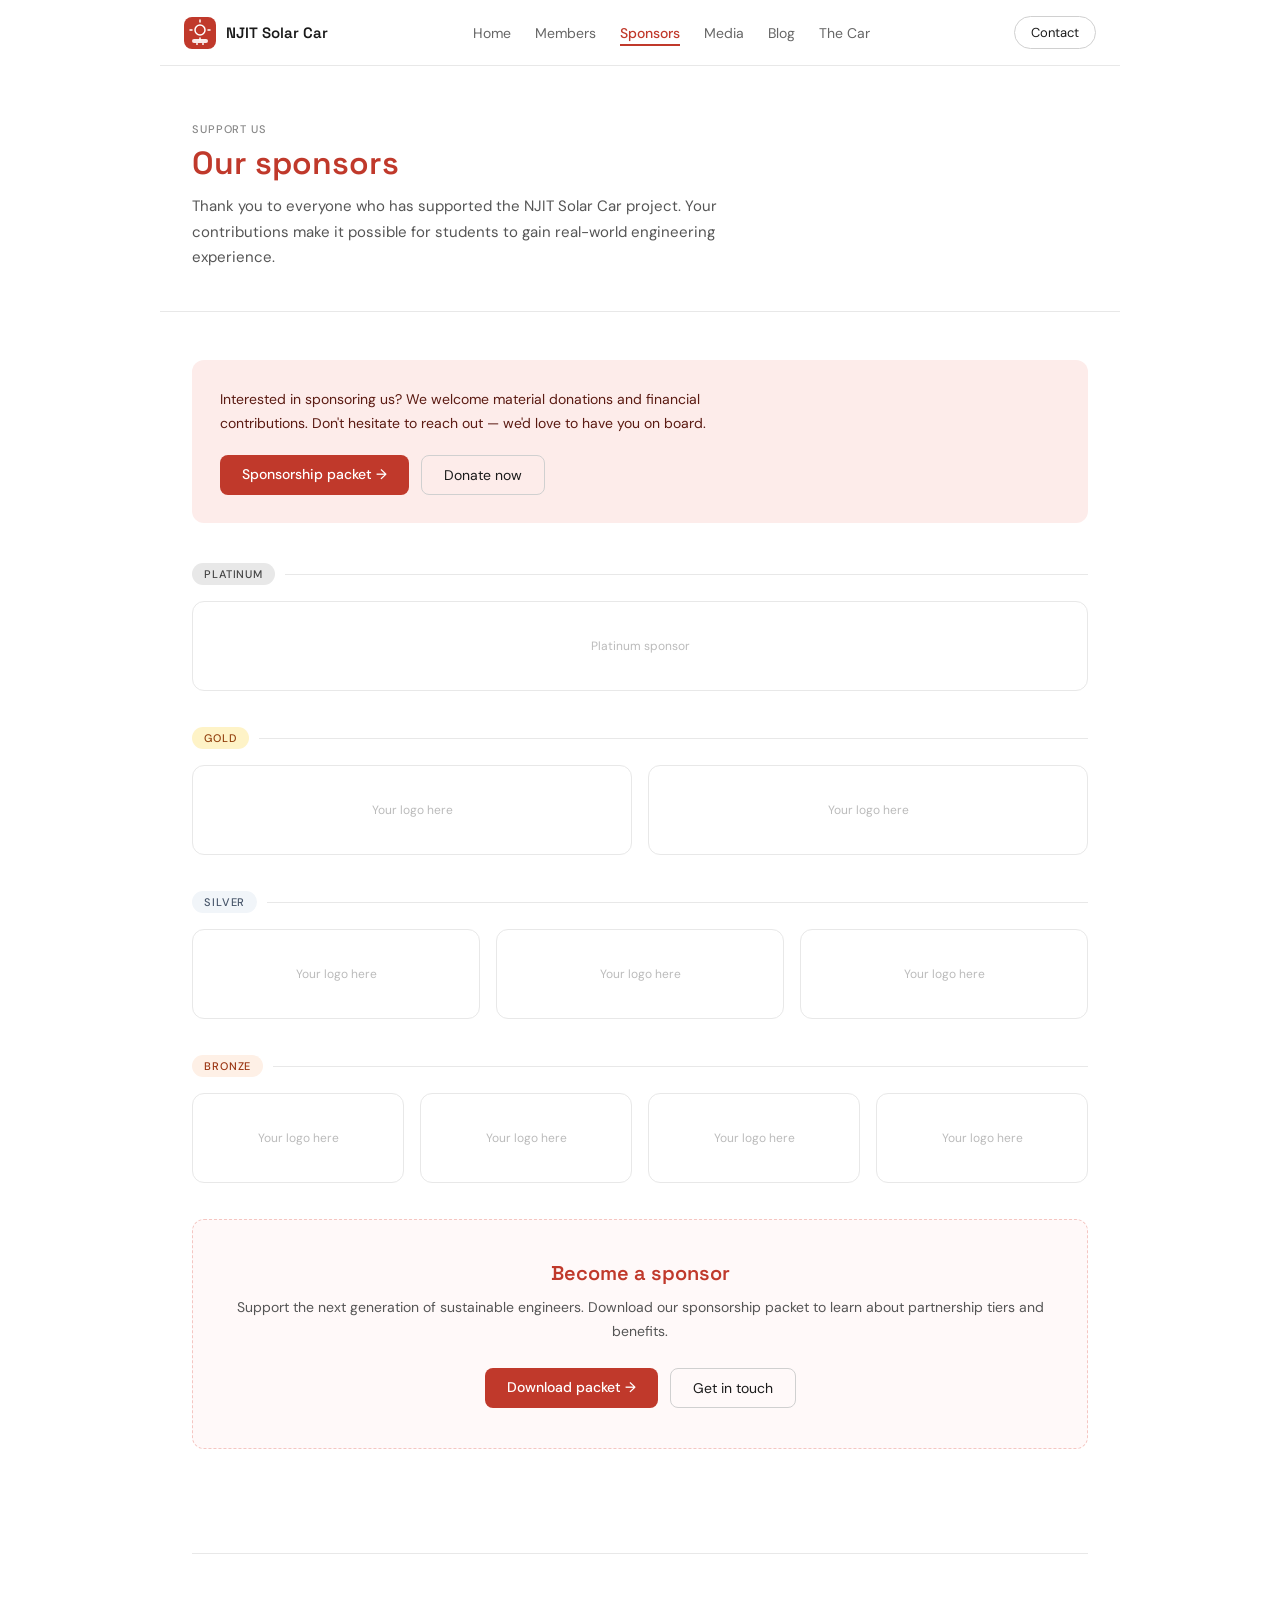
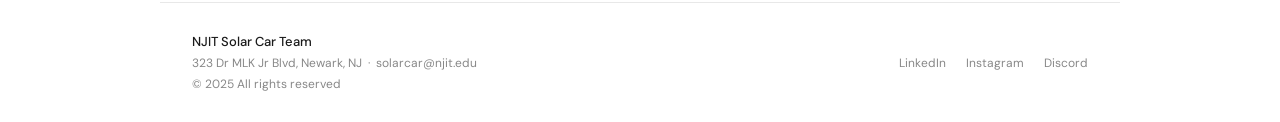
<file: sponsors.html>
<!DOCTYPE html>
<html lang="en">
<head>
  <meta charset="UTF-8" />
  <meta name="viewport" content="width=device-width, initial-scale=1.0" />
  <title>Sponsors | NJIT Solar Car</title>
  <link rel="stylesheet" href="style.css" />
  <style>
    .sc-sponsor-intro {
      background: var(--red-light); border-radius: 12px; padding: 28px;
      margin-bottom: 40px; display: flex; justify-content: space-between; align-items: center; gap: 20px; flex-wrap: wrap;
    }
    .sc-sponsor-intro p { font-size: 14px; line-height: 1.7; color: #5a1a12; max-width: 520px; }
    .sc-sponsor-intro-btns { display: flex; gap: 12px; flex-shrink: 0; flex-wrap: wrap; }
    .sc-tier-label { display: flex; align-items: center; gap: 10px; margin-bottom: 16px; }
    .sc-tier-badge { font-size: 11px; font-weight: 500; letter-spacing: .08em; text-transform: uppercase; padding: 4px 12px; border-radius: 20px; }
    .sc-tier-badge.platinum { background: #e8e8e8; color: #444; }
    .sc-tier-badge.gold { background: #FEF3C7; color: #92400E; }
    .sc-tier-badge.silver { background: #F1F5F9; color: #475569; }
    .sc-tier-badge.bronze { background: #FEF0E6; color: #9A3412; }
    .sc-tier-line { flex: 1; height: 1px; background: #e8e8e8; }
    .sc-sponsor-grid { display: grid; gap: 16px; margin-bottom: 36px; }
    .sc-sponsor-grid.platinum { grid-template-columns: 1fr; }
    .sc-sponsor-grid.gold { grid-template-columns: repeat(2, 1fr); }
    .sc-sponsor-grid.silver { grid-template-columns: repeat(3, 1fr); }
    .sc-sponsor-grid.bronze { grid-template-columns: repeat(4, 1fr); }
    .sc-sponsor-slot { border: 1px solid #e8e8e8; border-radius: 12px; display: flex; align-items: center; justify-content: center; padding: 28px 20px; background: #fff; min-height: 90px; }
    .sc-sponsor-slot img { max-width: 100%; max-height: 60px; object-fit: contain; }
    .sc-sponsor-slot-empty { font-size: 12px; color: #bbb; text-align: center; }
    .sc-cta-box { border: 1px dashed var(--red-mid); border-radius: 12px; padding: 40px 24px; text-align: center; background: #fff9f9; margin-bottom: 48px; }
    .sc-cta-box h3 { font-family: 'Space Grotesk', sans-serif; font-size: 20px; font-weight: 600; margin-bottom: 10px; color: var(--red); }
    .sc-cta-box p { font-size: 14px; color: #555; line-height: 1.7; margin-bottom: 24px; }
    .sc-cta-btns { display: flex; gap: 12px; justify-content: center; flex-wrap: wrap; }
    @media (max-width: 700px) {
      .sc-sponsor-grid.gold, .sc-sponsor-grid.silver, .sc-sponsor-grid.bronze { grid-template-columns: repeat(2, 1fr); }
      .sc-sponsor-intro { flex-direction: column; }
      .sc-sponsor-intro-btns { width: 100%; flex-direction: column; }
    }
  </style>
</head>
<body>
<div class="sc-root">

  <div class="sc-mobile-nav" id="mobileNav">
    <div class="sc-mobile-nav-header">
      <a class="sc-logo" href="index.html"><svg width="28" height="28" viewBox="0 0 32 32" fill="none"><rect width="32" height="32" rx="8" fill="#C0392B"/><circle cx="16" cy="13" r="5" fill="none" stroke="#fff" stroke-width="1.5"/><rect x="8" y="22" width="16" height="4" rx="2" fill="#fff" opacity="0.9"/></svg><span class="sc-logo-text">NJIT Solar Car</span></a>
      <button class="sc-mobile-close" onclick="closeMobileNav()">✕</button>
    </div>
    <ul>
      <li><a href="index.html">Home</a></li>
      <li><a href="members.html">Members</a></li>
      <li><a href="sponsors.html" class="active">Sponsors</a></li>
      <li><a href="media.html">Media</a></li>
      <li><a href="blog.html">Blog</a></li>
      <li><a href="car.html">The Car</a></li>
    </ul>
    <div class="sc-mobile-nav-footer"><a href="mailto:solarcar@njit.edu">Contact us</a></div>
  </div>

  <nav class="sc-nav">
    <a class="sc-logo" href="index.html"><svg width="32" height="32" viewBox="0 0 32 32" fill="none"><rect width="32" height="32" rx="8" fill="#C0392B"/><circle cx="16" cy="13" r="5" fill="none" stroke="#fff" stroke-width="1.5"/><line x1="16" y1="5" x2="16" y2="3" stroke="#fff" stroke-width="1.5" stroke-linecap="round"/><line x1="16" y1="23" x2="16" y2="21" stroke="#fff" stroke-width="1.5" stroke-linecap="round"/><line x1="8" y1="13" x2="6" y2="13" stroke="#fff" stroke-width="1.5" stroke-linecap="round"/><line x1="26" y1="13" x2="24" y2="13" stroke="#fff" stroke-width="1.5" stroke-linecap="round"/><rect x="8" y="22" width="16" height="4" rx="2" fill="#fff" opacity="0.9"/><rect x="12" y="26" width="2" height="2" fill="#fff" opacity="0.7"/><rect x="18" y="26" width="2" height="2" fill="#fff" opacity="0.7"/></svg><span class="sc-logo-text">NJIT Solar Car</span></a>
    <ul class="sc-nav-links">
      <li><a href="index.html">Home</a></li>
      <li><a href="members.html">Members</a></li>
      <li><a href="sponsors.html" class="active">Sponsors</a></li>
      <li><a href="media.html">Media</a></li>
      <li><a href="blog.html">Blog</a></li>
      <li><a href="car.html">The Car</a></li>
    </ul>
    <a href="mailto:solarcar@njit.edu" class="sc-contact-btn">Contact</a>
    <button class="sc-hamburger" onclick="openMobileNav()" aria-label="Open menu"><span></span><span></span><span></span></button>
  </nav>

  <div class="sc-page-header">
    <div class="sc-page-label">Support us</div>
    <h1>Our sponsors</h1>
    <p>Thank you to everyone who has supported the NJIT Solar Car project. Your contributions make it possible for students to gain real-world engineering experience.</p>
  </div>

  <section class="sc-section">
    <div class="sc-sponsor-intro">
      <p>Interested in sponsoring us? We welcome material donations and financial contributions. Don't hesitate to reach out — we'd love to have you on board.</p>
      <div class="sc-sponsor-intro-btns">
        <a href="https://solarcar.njit.edu/_files/ugd/32beca_86bc003c58344b93badb6f9484dccc79.pdf" target="_blank" class="sc-btn-primary">Sponsorship packet →</a>
        <a href="https://www.givecampus.com/campaigns/58761/donations/new?designation=njitsolarcarteam" target="_blank" class="sc-btn-secondary">Donate now</a>
      </div>
    </div>

    <div class="sc-tier-label"><span class="sc-tier-badge platinum">Platinum</span><div class="sc-tier-line"></div></div>
    <div class="sc-sponsor-grid platinum">
      <div class="sc-sponsor-slot"><img src="https://static.wixstatic.com/media/32beca_f5a11c3304ee4d479108d123efa1eb18~mv2.png/v1/fill/w_824,h_126,al_c,q_85,enc_avif,quality_auto/Pink%20Poppy%20Flowers.png" alt="Platinum sponsor" onerror="this.parentElement.innerHTML='<div class=\'sc-sponsor-slot-empty\'>Platinum sponsor</div>'" /></div>
    </div>

    <div class="sc-tier-label"><span class="sc-tier-badge gold">Gold</span><div class="sc-tier-line"></div></div>
    <div class="sc-sponsor-grid gold">
      <div class="sc-sponsor-slot"><div class="sc-sponsor-slot-empty">Your logo here</div></div>
      <div class="sc-sponsor-slot"><div class="sc-sponsor-slot-empty">Your logo here</div></div>
    </div>

    <div class="sc-tier-label"><span class="sc-tier-badge silver">Silver</span><div class="sc-tier-line"></div></div>
    <div class="sc-sponsor-grid silver">
      <div class="sc-sponsor-slot"><div class="sc-sponsor-slot-empty">Your logo here</div></div>
      <div class="sc-sponsor-slot"><div class="sc-sponsor-slot-empty">Your logo here</div></div>
      <div class="sc-sponsor-slot"><div class="sc-sponsor-slot-empty">Your logo here</div></div>
    </div>

    <div class="sc-tier-label"><span class="sc-tier-badge bronze">Bronze</span><div class="sc-tier-line"></div></div>
    <div class="sc-sponsor-grid bronze">
      <div class="sc-sponsor-slot"><div class="sc-sponsor-slot-empty">Your logo here</div></div>
      <div class="sc-sponsor-slot"><div class="sc-sponsor-slot-empty">Your logo here</div></div>
      <div class="sc-sponsor-slot"><div class="sc-sponsor-slot-empty">Your logo here</div></div>
      <div class="sc-sponsor-slot"><div class="sc-sponsor-slot-empty">Your logo here</div></div>
    </div>

    <div class="sc-cta-box">
      <h3>Become a sponsor</h3>
      <p>Support the next generation of sustainable engineers. Download our sponsorship packet to learn about partnership tiers and benefits.</p>
      <div class="sc-cta-btns">
        <a href="https://solarcar.njit.edu/_files/ugd/32beca_86bc003c58344b93badb6f9484dccc79.pdf" target="_blank" class="sc-btn-primary">Download packet →</a>
        <a href="mailto:solarcar@njit.edu" class="sc-btn-secondary">Get in touch</a>
      </div>
    </div>
  </section>

  <div class="sc-divider"></div>
  <footer class="sc-footer">
    <div class="sc-footer-left"><strong>NJIT Solar Car Team</strong><br>323 Dr MLK Jr Blvd, Newark, NJ &nbsp;·&nbsp; solarcar@njit.edu<br>© 2025 All rights reserved</div>
    <div class="sc-footer-links">
      <a href="https://www.linkedin.com/in/njitsolarcarclub/" target="_blank">LinkedIn</a>
      <a href="https://www.instagram.com/njitsolarcar/" target="_blank">Instagram</a>
      <a href="https://tinyurl.com/njitsolar" target="_blank">Discord</a>
    </div>
  </footer>

</div>
<script>
  function openMobileNav() { document.getElementById('mobileNav').classList.add('open'); document.body.style.overflow='hidden'; }
  function closeMobileNav() { document.getElementById('mobileNav').classList.remove('open'); document.body.style.overflow=''; }
</script>
</body>
</html>
</file>
<file: style.css>
@import url('https://fonts.googleapis.com/css2?family=DM+Sans:wght@400;500&family=Space+Grotesk:wght@500;600&display=swap');

*, *::before, *::after { box-sizing: border-box; margin: 0; padding: 0; }

body {
  font-family: 'DM Sans', sans-serif;
  background: #ffffff;
  color: #1a1a1a;
  min-height: 100vh;
}

:root {
  --red: #C0392B;
  --red-dark: #96281B;
  --red-light: #FDECEA;
  --red-mid: #f5c6c2;
}

.sc-root { max-width: 960px; margin: 0 auto; }

/* ── NAV ── */
.sc-nav {
  display: flex; align-items: center; justify-content: space-between;
  padding: 16px 24px;
  border-bottom: 1px solid #e8e8e8;
  position: sticky; top: 0; background: #fff; z-index: 200;
}
.sc-logo { display: flex; align-items: center; gap: 10px; text-decoration: none; }
.sc-logo-text { font-family: 'Space Grotesk', sans-serif; font-size: 15px; font-weight: 600; color: #1a1a1a; }

.sc-nav-links { display: flex; gap: 24px; list-style: none; }
.sc-nav-links a { font-size: 14px; color: #666; text-decoration: none; transition: color .15s; }
.sc-nav-links a:hover { color: #1a1a1a; }
.sc-nav-links a.active { color: var(--red); font-weight: 500; border-bottom: 2px solid var(--red); padding-bottom: 2px; }

.sc-contact-btn {
  font-size: 13px; padding: 7px 16px;
  border: 1px solid #d0d0d0; border-radius: 20px;
  background: transparent; color: #1a1a1a; cursor: pointer;
  font-family: 'DM Sans', sans-serif; text-decoration: none;
}
.sc-contact-btn:hover { background: #f5f5f5; }

/* Hamburger button — hidden on desktop */
.sc-hamburger {
  display: none;
  flex-direction: column; justify-content: center; gap: 5px;
  width: 36px; height: 36px; cursor: pointer;
  background: none; border: none; padding: 4px;
}
.sc-hamburger span {
  display: block; height: 2px; width: 22px;
  background: #1a1a1a; border-radius: 2px;
  transition: transform .25s, opacity .25s;
}

/* Mobile nav drawer */
.sc-mobile-nav {
  display: none;
  position: fixed; top: 0; left: 0; right: 0; bottom: 0;
  background: #fff; z-index: 300;
  flex-direction: column; padding: 24px;
}
.sc-mobile-nav.open { display: flex; }
.sc-mobile-nav-header {
  display: flex; justify-content: space-between; align-items: center;
  margin-bottom: 32px;
}
.sc-mobile-close {
  background: none; border: none; cursor: pointer; font-size: 24px; color: #888; line-height: 1;
}
.sc-mobile-nav ul { list-style: none; display: flex; flex-direction: column; gap: 0; }
.sc-mobile-nav ul li { border-bottom: 1px solid #f0f0f0; }
.sc-mobile-nav ul a {
  display: block; padding: 16px 0;
  font-size: 20px; font-weight: 500; color: #1a1a1a; text-decoration: none;
}
.sc-mobile-nav ul a.active { color: var(--red); }
.sc-mobile-nav-footer {
  margin-top: auto; padding-top: 24px;
}
.sc-mobile-nav-footer a {
  display: inline-block; font-size: 14px; font-weight: 500;
  background: var(--red); color: #fff;
  padding: 12px 28px; border-radius: 8px; text-decoration: none;
}

/* ── PAGE HEADER ── */
.sc-page-header {
  padding: 56px 32px 40px;
  border-bottom: 1px solid #e8e8e8;
  margin-bottom: 48px;
}
.sc-page-label {
  font-size: 11px; font-weight: 500; letter-spacing: .08em; text-transform: uppercase;
  color: #888; margin-bottom: 8px;
}
.sc-page-header h1 {
  font-family: 'Space Grotesk', sans-serif;
  font-size: 32px; font-weight: 600; line-height: 1.2; color: var(--red);
}
.sc-page-header p {
  font-size: 15px; line-height: 1.7; color: #555; margin-top: 12px; max-width: 600px;
}

/* ── SECTION ── */
.sc-section { padding: 0 32px 56px; }
.sc-section-label {
  font-size: 11px; font-weight: 500; letter-spacing: .08em; text-transform: uppercase;
  color: #888; margin-bottom: 8px;
}
.sc-section h2 {
  font-family: 'Space Grotesk', sans-serif;
  font-size: 22px; font-weight: 600; margin-bottom: 28px;
  color: var(--red);
}

/* ── BUTTONS ── */
.sc-btn-primary {
  font-size: 14px; font-weight: 500; padding: 10px 22px;
  background: var(--red); color: #fff; border: none;
  border-radius: 8px; cursor: pointer;
  font-family: 'DM Sans', sans-serif; text-decoration: none; display: inline-block;
}
.sc-btn-primary:hover { background: var(--red-dark); }
.sc-btn-secondary {
  font-size: 14px; padding: 10px 22px;
  background: transparent; color: #1a1a1a;
  border: 1px solid #d0d0d0; border-radius: 8px; cursor: pointer;
  font-family: 'DM Sans', sans-serif; text-decoration: none; display: inline-block;
}
.sc-btn-secondary:hover { background: #f5f5f5; }

/* ── DIVIDER ── */
.sc-divider { height: 1px; background: #e8e8e8; margin: 0 32px 48px; }

/* ── FOOTER ── */
.sc-footer {
  border-top: 1px solid #e8e8e8;
  padding: 28px 32px;
  display: flex; justify-content: space-between; align-items: center;
  flex-wrap: wrap; gap: 16px;
}
.sc-footer-left { font-size: 12px; color: #888; line-height: 1.7; }
.sc-footer-left strong { font-size: 13px; color: #1a1a1a; font-weight: 500; }
.sc-footer-links { display: flex; gap: 20px; }
.sc-footer-links a { font-size: 12px; color: #888; text-decoration: none; }
.sc-footer-links a:hover { color: #1a1a1a; }

/* ── MOBILE ── */
@media (max-width: 700px) {
  /* Nav */
  .sc-nav { padding: 14px 20px; }
  .sc-nav-links { display: none; }
  .sc-contact-btn { display: none; }
  .sc-hamburger { display: flex; }

  /* Page header */
  .sc-page-header { padding: 32px 20px 24px; margin-bottom: 32px; }
  .sc-page-header h1 { font-size: 26px; }
  .sc-page-header p { font-size: 14px; }

  /* Section */
  .sc-section { padding: 0 20px 40px; }
  .sc-section h2 { font-size: 20px; margin-bottom: 20px; }

  /* Divider & footer */
  .sc-divider { margin: 0 20px 40px; }
  .sc-footer { flex-direction: column; align-items: flex-start; padding: 24px 20px; gap: 12px; }

  /* Buttons full-width on small screens */
  .sc-btn-primary, .sc-btn-secondary { width: 100%; text-align: center; padding: 13px 16px; }
}
</file>
